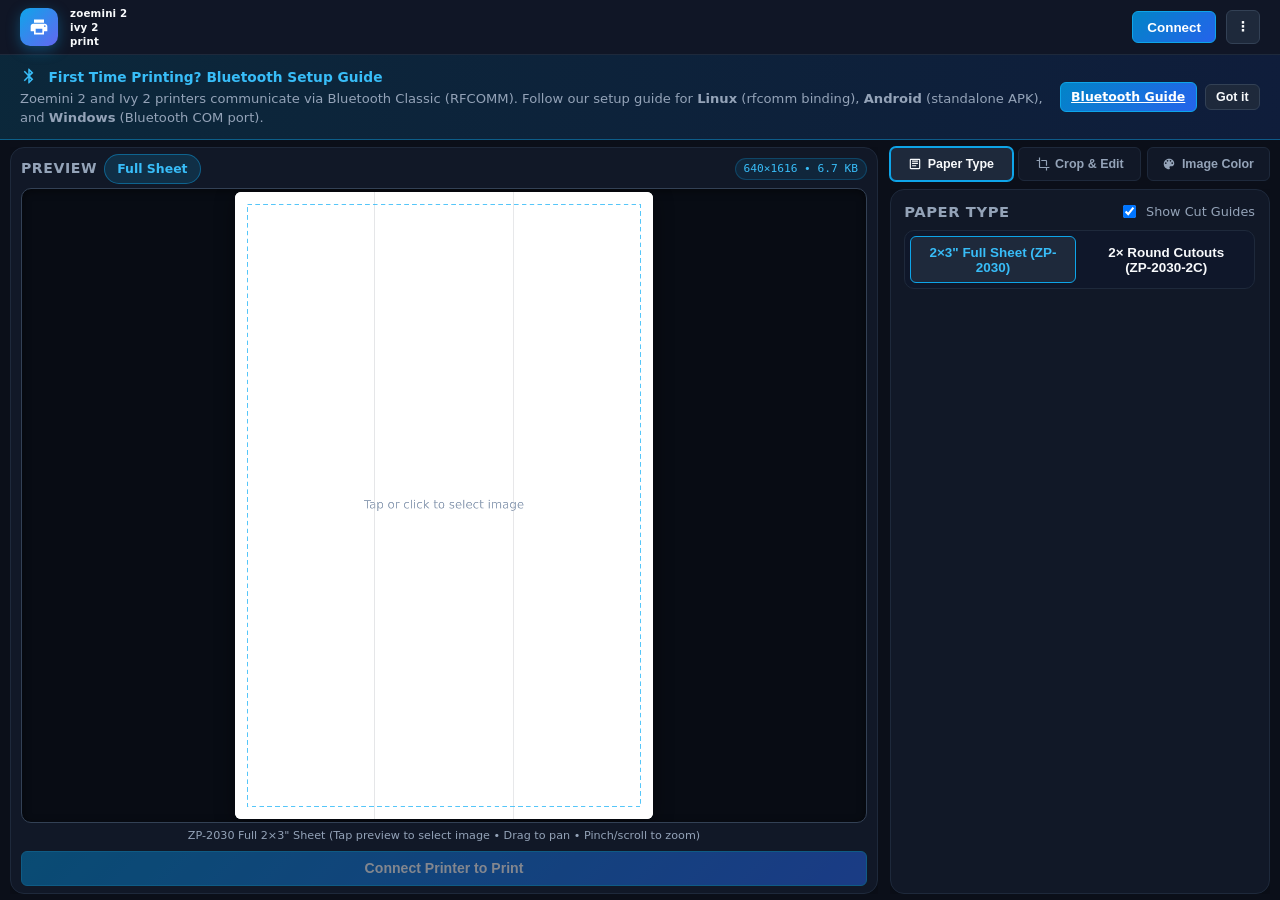
<file: index.html>
<!DOCTYPE html>
<html lang="en">
<head>
  <meta charset="UTF-8" />
  <meta name="viewport" content="width=device-width, initial-scale=1.0" />
  <meta name="theme-color" content="#0b0f19" />
  <title>Zoemini 2 / Ivy 2 — Web Print Studio</title>
  <link rel="manifest" href="manifest.json" />
  <link rel="icon" type="image/svg+xml" href="icons/icon.svg" />
  <link rel="icon" type="image/png" sizes="192x192" href="icons/icon-192.png" />
  <link rel="apple-touch-icon" href="icons/icon-192.png" />
  <link rel="stylesheet" href="css/styles.css" />
</head>
<body class="mobile-tab-paper">
  <!-- Top Header -->
  <header class="app-header">
    <div class="brand-group">
      <div class="brand-logo" aria-hidden="true">
        <svg xmlns="http://www.w3.org/2000/svg" viewBox="0 0 24 24" width="20" height="20" fill="currentColor">
          <path d="M19 8H5c-1.66 0-3 1.34-3 3v6h4v4h12v-4h4v-6c0-1.66-1.34-3-3-3zm-3 11H8v-5h8v5zm3-7c-.55 0-1-.45-1-1s.45-1 1-1 1 .45 1 1-.45 1-1 1zm-1-9H6v4h12V3z"/>
        </svg>
      </div>
      <div class="brand-title-compact" aria-label="Zoemini 2 / Ivy 2 Print">
        <span>zoemini 2</span>
        <span>ivy 2</span>
        <span>print</span>
      </div>
    </div>

    <div class="header-conn-controls">
      <!-- Connected Device Name in Header -->
      <div id="header-connected-device" class="header-device-badge" hidden>
        <span class="device-dot"></span>
        <span id="header-device-name" class="device-name-text"></span>
      </div>

      <!-- Connecting Spinner in Header -->
      <span id="header-conn-spinner" class="spinner header-spinner" hidden aria-hidden="true"></span>

      <span id="connection-status-badge" class="status-pill pill-neutral" hidden>Disconnected</span>
      <button id="btn-connect-bt" class="btn btn-primary" type="button">
        Connect
      </button>
      <button id="btn-disconnect" class="btn btn-danger" type="button" hidden>
        Disconnect
      </button>

      <!-- Three-Dot Menu for Telemetry, Simulator & Developer Options -->
      <details id="header-more-menu" class="more-menu">
        <summary class="btn btn-icon-only" aria-label="Menu" title="Menu">
          &#8942;
        </summary>
        <div class="more-menu-popover">
          <a href="https://github.com/MichaelSchuldes/zoemini-ivy2-print" class="more-menu-action-btn" target="_blank" rel="noopener" style="text-decoration:none;">
            <svg xmlns="http://www.w3.org/2000/svg" width="16" height="16" viewBox="0 0 24 24" fill="currentColor">
              <path d="M12 0C5.37 0 0 5.37 0 12c0 5.31 3.435 9.795 8.205 11.385.6.105.825-.255.825-.57 0-.285-.015-1.23-.015-2.235-3.015.555-3.795-.735-4.035-1.41-.135-.345-.72-1.41-1.23-1.695-.42-.225-1.02-.78-.015-.795.945-.015 1.62.87 1.845 1.23 1.08 1.815 2.805 1.305 3.495.99.105-.78.42-1.305.765-1.605-2.67-.3-5.46-1.335-5.46-5.925 0-1.305.465-2.385 1.23-3.225-.12-.3-.54-1.53.12-3.18 0 0 1.005-.315 3.3 1.23.96-.27 1.98-.405 3-.405s2.04.135 3 .405c2.295-1.56 3.3-1.23 3.3-1.23.66 1.65.24 2.88.12 3.18.765.84 1.23 1.905 1.23 3.225 0 4.605-2.805 5.625-5.475 5.925.435.375.81 1.095.81 2.22 0 1.605-.015 2.895-.015 3.3 0 .315.225.69.825.57A12.02 12.02 0 0024 12c0-6.63-5.37-12-12-12z"/>
            </svg>
            <span>GitHub Repository &amp; APK</span>
          </a>

          <a href="README_BLUETOOTH.md" class="more-menu-action-btn" target="_blank" rel="noopener" style="text-decoration:none;">
            <svg xmlns="http://www.w3.org/2000/svg" width="16" height="16" viewBox="0 0 24 24" fill="currentColor">
              <path d="M17.71 7.71L12 2h-1v7.59L6.41 5 5 6.41 10.59 12 5 17.59 6.41 19 11 14.41V22h1l5.71-5.71-4.3-4.29 4.3-4zm-4.71-1.88L14.59 7.5 13 9.09V5.83zm0 12.34v-3.26l1.59 1.59-1.59 1.67z"/>
            </svg>
            <span>Bluetooth Setup Guide</span>
          </a>

          <button id="menu-btn-telemetry" class="more-menu-action-btn" type="button">
            <svg xmlns="http://www.w3.org/2000/svg" width="16" height="16" viewBox="0 0 24 24" fill="currentColor">
              <path d="M19 3H5c-1.1 0-2 .9-2 2v14c0 1.1.9 2 2 2h14c1.1 0 2-.9 2-2V5c0-1.1-.9-2-2-2zM9 17H7v-7h2v7zm4 0h-2V7h2v10zm4 0h-2v-4h2v4z"/>
            </svg>
            <span>Telemetry &amp; Protocol Inspector</span>
          </button>

          <div class="more-menu-divider"></div>

          <!-- Dual Round Cutout Bleed & Alignment Calibration -->
          <div class="more-menu-title">Calibration</div>
          <details id="round-calibration-details" class="more-menu-details">
            <summary class="more-menu-summary">Round Sticker Cutouts (ZP-2030-2C)</summary>
            <div class="cal-grid" style="margin-top:0.45rem;">
              <div class="cal-field">
                <label for="cal-diameter-mm">Cutout Ø (mm)</label>
                <input id="cal-diameter-mm" type="number" step="0.5" min="20" max="48" value="33" />
              </div>
              <div class="cal-field">
                <label for="cal-bleed-mm">Radial Bleed (mm)</label>
                <input id="cal-bleed-mm" type="number" step="0.25" min="0" max="5" value="2" />
              </div>
              <div class="cal-field">
                <label for="cal-offset-x-mm">Center X Shift (mm)</label>
                <input id="cal-offset-x-mm" type="number" step="0.25" min="-5" max="5" value="0" />
              </div>
              <div class="cal-field">
                <label for="cal-top-y-mm">Top #1 Y Shift (mm)</label>
                <input id="cal-top-y-mm" type="number" step="0.25" min="-5" max="5" value="0" />
              </div>
              <div class="cal-field">
                <label for="cal-bottom-y-mm">Bottom #2 Y Shift (mm)</label>
                <input id="cal-bottom-y-mm" type="number" step="0.25" min="-5" max="5" value="0" />
              </div>
              <div class="cal-field" style="display:flex;align-items:end;">
                <button id="btn-reset-calibration" class="btn btn-sm" type="button" style="width:100%;">
                  Reset Defaults
                </button>
              </div>
            </div>
          </details>

          <div class="more-menu-divider"></div>

          <div class="more-menu-title">Developer &amp; Hardware Simulator</div>
          <button id="btn-connect-sim" class="btn btn-sim btn-sm" type="button" style="width:100%;">
            Start Simulator Mode
          </button>

          <!-- Simulator Fault Injection Controls (shown inside menu when Simulator is active) -->
          <div id="simulator-fault-controls" class="sim-menu-controls" hidden>
            <div class="control-label-row" style="margin-bottom:0.45rem;">
              <label for="sim-select-paper">Sim Loaded Paper</label>
              <select id="sim-select-paper">
                <option value="full-2x3" selected>2×3" Full Sheet (ZP-2030)</option>
                <option value="dual-round-2c">2× Round Cutouts (ZP-2030-2C)</option>
              </select>
            </div>
            <div class="control-label-row">
              <span>Simulator Battery Level</span>
              <span id="sim-battery-label" class="control-value">63%</span>
            </div>
            <input id="sim-battery-range" type="range" min="5" max="63" value="63" />
            <div style="display:flex;flex-direction:column;gap:0.4rem;margin-top:0.45rem;">
              <label class="checkbox-row">
                <input id="sim-chk-cover" type="checkbox" />
                <span>Sim Cover Open</span>
              </label>
              <label class="checkbox-row">
                <input id="sim-chk-nopaper" type="checkbox" />
                <span>Sim Paper Out</span>
              </label>
              <label class="checkbox-row">
                <input id="sim-chk-smartsheet" type="checkbox" />
                <span>Sim Bad SmartSheet</span>
              </label>
            </div>
          </div>
        </div>
      </details>
    </div>
  </header>

  <!-- Browser Compatibility Warning Banner -->
  <div id="compat-warning-banner" class="compat-banner" hidden>
    <strong>Browser Notice:</strong>
    <span id="compat-warning-text"></span>
  </div>

  <!-- First-Use Bluetooth Setup Guide Banner -->
  <div id="bt-guide-banner" class="pwa-promo-banner" role="region" aria-label="Bluetooth Setup Guide" hidden>
    <div class="pwa-promo-content">
      <div class="pwa-promo-title">
        <svg xmlns="http://www.w3.org/2000/svg" width="18" height="18" viewBox="0 0 24 24" fill="currentColor" style="vertical-align:-3px;margin-right:6px;">
          <path d="M17.71 7.71L12 2h-1v7.59L6.41 5 5 6.41 10.59 12 5 17.59 6.41 19 11 14.41V22h1l5.71-5.71-4.3-4.29 4.3-4zm-4.71-1.88L14.59 7.5 13 9.09V5.83zm0 12.34v-3.26l1.59 1.59-1.59 1.67z"/>
        </svg>
        <strong>First Time Printing? Bluetooth Setup Guide</strong>
      </div>
      <div class="pwa-promo-text">
        Zoemini 2 and Ivy 2 printers communicate via Bluetooth Classic (RFCOMM). Follow our setup guide for <strong>Linux</strong> (rfcomm binding), <strong>Android</strong> (standalone APK), and <strong>Windows</strong> (Bluetooth COM port).
      </div>
    </div>
    <div class="pwa-promo-actions">
      <a id="btn-view-bt-guide" class="btn btn-sm btn-primary" href="README_BLUETOOTH.md" target="_blank" rel="noopener">
        Bluetooth Guide
      </a>
      <button id="btn-dismiss-bt-guide" class="btn btn-sm" type="button">
        Got it
      </button>
    </div>
  </div>

  <!-- Android Web Banner: Hint to download native APK -->
  <div id="android-apk-banner" class="pwa-promo-banner" role="region" aria-label="Download Android App" hidden>
    <div class="pwa-promo-content">
      <div class="pwa-promo-title">
        <strong>📱 Android User? Download the Standalone APK</strong>
      </div>
      <div class="pwa-promo-text">
        Chrome on Android cannot directly communicate with Bluetooth Classic (SPP) printers due to browser and OS profile restrictions. Download the lightweight standalone <strong>Zoemini Print APK</strong> for native Bluetooth printing and direct Gallery sharing!
      </div>
    </div>
    <div class="pwa-promo-actions">
      <a id="btn-download-apk" class="btn btn-sm btn-primary" href="https://github.com/MichaelSchuldes/zoemini-ivy2-print/releases" target="_blank" rel="noopener">
        Download APK
      </a>
      <a id="btn-repo-link" class="btn btn-sm btn-secondary" href="https://github.com/MichaelSchuldes/zoemini-ivy2-print" target="_blank" rel="noopener">
        GitHub Repo
      </a>
      <button id="btn-dismiss-apk-banner" class="btn btn-sm" type="button">
        Got it
      </button>
    </div>
  </div>

  <!-- Main Studio Workspace (Preview on Left, Settings Tabs & Cards on Right) -->
  <main id="view-studio" class="workspace-grid">
    <!-- Main Column: Interactive 2:3 Physical Canvas Preview & Print Trigger -->
    <section class="col-preview">
      <div id="card-preview-stage" class="panel-card preview-stage-card">
        <div class="preview-top-bar">
          <div class="preview-title-group">
            <h2 class="panel-title">Preview</h2>
            <span id="active-slot-editing-badge" class="status-pill pill-sim">
              Full 2×3"
            </span>
          </div>
          <div id="payload-size-badge" class="payload-badge">
            640×1616 • Calculating...
          </div>
        </div>

        <div class="preview-canvas-wrapper">
          <canvas id="zink-preview-canvas" width="1280" height="1920"></canvas>
        </div>

        <div id="canvas-mode-caption" class="canvas-caption">
          Drag to pan • Pinch / scroll to zoom
        </div>

        <!-- Print Progress Indicator -->
        <div id="print-progress-container" class="progress-box" hidden>
          <div class="progress-track">
            <div id="print-progress-fill" class="progress-fill"></div>
          </div>
          <div id="print-progress-text" class="progress-text">Preparing print job...</div>
        </div>

        <div class="print-cta-bar">
          <button id="btn-print-now" class="btn btn-primary btn-block" type="button" disabled>
            Connect Printer to Print
          </button>
        </div>
      </div>
    </section>

    <!-- Studio Controls Tabs (Paper Type, Crop & Edit, Image Color) -->
    <div id="mobile-studio-tabs" class="mobile-tabs" role="tablist">
      <button id="tab-btn-paper" class="mobile-tab-btn active" type="button" role="tab" aria-selected="true">
        <svg xmlns="http://www.w3.org/2000/svg" width="14" height="14" viewBox="0 0 24 24" fill="currentColor">
          <path d="M19 3H5c-1.1 0-2 .9-2 2v14c0 1.1.9 2 2 2h14c1.1 0 2-.9 2-2V5c0-1.1-.9-2-2-2zm0 16H5V5h14v14zM7 10h10v2H7zm0 4h7v2H7zm0-8h10v2H7z"/>
        </svg>
        <span>Paper Type</span>
      </button>
      <button id="tab-btn-crop" class="mobile-tab-btn" type="button" role="tab" aria-selected="false">
        <svg xmlns="http://www.w3.org/2000/svg" width="14" height="14" viewBox="0 0 24 24" fill="currentColor">
          <path d="M17 15h2V7c0-1.1-.9-2-2-2H9v2h8v8zM7 17V1H5v4H1v2h4v10c0 1.1.9 2 2 2h10v4h2v-4h4v-2H7z"/>
        </svg>
        <span>Crop &amp; Edit</span>
      </button>
      <button id="tab-btn-color" class="mobile-tab-btn" type="button" role="tab" aria-selected="false">
        <svg xmlns="http://www.w3.org/2000/svg" width="14" height="14" viewBox="0 0 24 24" fill="currentColor">
          <path d="M12 3c-4.97 0-9 4.03-9 9s4.03 9 9 9c.83 0 1.5-.67 1.5-1.5 0-.39-.15-.74-.39-1.01-.23-.26-.38-.61-.38-.99 0-.83.67-1.5 1.5-1.5H16c2.76 0 5-2.24 5-5 0-4.42-4.03-8-9-8zm-5.5 9c-.83 0-1.5-.67-1.5-1.5S5.67 9 6.5 9 8 9.67 8 10.5 7.33 12 6.5 12zm3-4C8.67 8 8 7.33 8 6.5S8.67 5 9.5 5s1.5.67 1.5 1.5S10.33 8 9.5 8zm5 0c-.83 0-1.5-.67-1.5-1.5S13.67 5 14.5 5s1.5.67 1.5 1.5S15.33 8 14.5 8zm3 4c-.83 0-1.5-.67-1.5-1.5S16.67 9 17.5 9s1.5.67 1.5 1.5-.67 1.5-1.5 1.5z"/>
        </svg>
        <span>Image Color</span>
      </button>
      <button id="tab-btn-toggle" class="mobile-tab-btn-toggle" type="button" title="Minimize controls for full preview" aria-label="Toggle controls drawer">
        <svg id="tab-toggle-icon" xmlns="http://www.w3.org/2000/svg" width="14" height="14" viewBox="0 0 24 24" fill="currentColor">
          <path d="M7.41 8.59L12 13.17l4.59-4.58L18 10l-6 6-6-6 1.41-1.41z"/>
        </svg>
      </button>
    </div>

    <!-- Right Settings Column: Paper Mode, Crop & Transform, Color & Quality -->
    <section class="col-right">
      <!-- Paper Format Card (Tab: Paper Type) -->
      <div id="card-paper-media" class="panel-card">
        <div class="panel-header">
          <h2 class="panel-title">Paper Type</h2>
          <label class="checkbox-row" title="Toggle non-printed crop grid and circular die-cut rings">
            <input id="chk-show-guides" type="checkbox" checked />
            <span>Show Cut Guides</span>
          </label>
        </div>

        <div class="segmented-group" role="group" aria-label="ZINK Paper Format">
          <button id="btn-paper-full" class="btn active" type="button">
            2×3" Full Sheet (ZP-2030)
          </button>
          <button id="btn-paper-dual-round" class="btn" type="button">
            2× Round Cutouts (ZP-2030-2C)
          </button>
        </div>

        <!-- Paper Mismatch Warning Banner (shown when UI mode != device loaded paper) -->
        <div id="paper-mismatch-banner" class="mismatch-banner" role="alert" hidden>
          <div class="mismatch-banner-body">
            <strong>⚠ Paper Type Mismatch:</strong>
            <span id="paper-mismatch-text">
              The printer has 2× Round Cutouts (ZP-2030-2C) loaded, but the UI is set to 2×3" Full Sheet.
            </span>
          </div>
          <div style="display:flex;gap:0.4rem;flex-wrap:wrap;">
            <button id="btn-match-device-paper" class="btn btn-sm btn-warn" type="button" style="flex:1;">
              Switch UI to Match Printer
            </button>
            <button id="btn-update-tray-to-ui" class="btn btn-sm" type="button" style="flex:1;" title="I just loaded this paper into the printer tray">
              I Loaded This Paper in Printer
            </button>
          </div>
        </div>

        <!-- Cover Closed Paper Change Prompt (auto-shown when printer Top Cover is opened & closed) -->
        <div id="cover-closed-paper-prompt" class="mismatch-banner" style="background:rgba(14,165,233,0.14);border-color:rgba(14,165,233,0.5);color:#bae6fd;" hidden>
          <div class="mismatch-banner-body">
            <strong>Top Cover Closed — Did you swap paper?</strong>
            <span>Select which ZINK paper pack is now loaded in the tray:</span>
          </div>
          <div style="display:flex;gap:0.4rem;flex-wrap:wrap;">
            <button id="btn-confirm-loaded-full" class="btn btn-sm btn-primary" type="button" style="flex:1;">
              2×3" Full Sheet (ZP-2030)
            </button>
            <button id="btn-confirm-loaded-round" class="btn btn-sm btn-primary" type="button" style="flex:1;">
              2× Round (ZP-2030-2C)
            </button>
          </div>
        </div>

        <!-- Dual Round Quick Actions -->
        <div id="dual-round-actions-bar" class="dual-round-bar" hidden>
          <button id="btn-select-slot1" class="btn btn-sm btn-primary" type="button" title="Select or change image for Top Sticker (#1)">
            Top Image...
          </button>
          <button id="btn-select-slot2" class="btn btn-sm btn-primary" type="button" title="Select or change image for Bottom Sticker (#2)">
            Bottom Image...
          </button>
          <button id="btn-copy-slot1-to-2" class="btn btn-sm" type="button" title="Duplicate Top Sticker image & crop settings to Bottom Sticker">
            Copy Top → Bottom
          </button>
          <button id="btn-swap-slots" class="btn btn-sm" type="button" title="Swap Top and Bottom circle stickers">
            Swap Top ⇅ Bottom
          </button>
        </div>

        <!-- Multi-Page PDF Navigation (Shown ONLY when active slot holds a PDF) -->
        <div id="pdf-pagination-box" class="pdf-bar" hidden>
          <span class="pdf-bar-label">PDF Page:</span>
          <div class="pdf-bar-controls">
            <button id="btn-pdf-prev" class="btn btn-sm" type="button">&larr; Prev</button>
            <input id="input-pdf-page" class="pdf-page-input" type="number" min="1" value="1" />
            <span id="label-pdf-total">of 1</span>
            <button id="btn-pdf-next" class="btn btn-sm" type="button">Next &rarr;</button>
          </div>
        </div>
      </div>

      <!-- Crop, Zoom & Rotation Card (Tab: Crop & Edit) -->
      <div id="card-crop-controls" class="panel-card">
        <div class="panel-header">
          <h2 class="panel-title">Crop, Zoom &amp; Rotation</h2>
          <button id="btn-reset-transform" class="btn btn-sm" type="button">
            Reset All
          </button>
        </div>

        <!-- Aspect Ratio Crop vs Fit Mode -->
        <div class="control-group">
          <div class="control-label-row">
            <span>Aspect Framing Mode</span>
          </div>
          <div class="segmented-group">
            <button id="btn-scale-crop" class="btn btn-sm active" type="button">
              Crop to Fill (Cover)
            </button>
            <button id="btn-scale-contain" class="btn btn-sm" type="button">
              Fit Entire (Contain)
            </button>
          </div>
        </div>

        <!-- Zoom Slider & Quick Buttons -->
        <div class="control-group">
          <div class="control-label-row">
            <label for="slider-zoom">Zoom Ratio</label>
            <span id="label-zoom-val" class="control-value">100%</span>
          </div>
          <input id="slider-zoom" type="range" min="25" max="500" step="5" value="100" />
          <div class="toolbar-grid-4" style="margin-top:0.35rem;margin-bottom:0;">
            <button id="btn-zoom-out" class="btn btn-sm" type="button">&minus; Zoom</button>
            <button id="btn-zoom-reset" class="btn btn-sm" type="button">100%</button>
            <button id="btn-zoom-in" class="btn btn-sm" type="button">&plus; Zoom</button>
            <button id="btn-center-pan" class="btn btn-sm" type="button">Center Pan</button>
          </div>
        </div>

        <!-- 90° Step Rotation & Flip -->
        <div class="control-group">
          <div class="control-label-row">
            <span>Orientation &amp; Mirroring</span>
          </div>
          <div class="toolbar-grid-4">
            <button id="btn-rot-ccw" class="btn btn-sm" type="button" title="Rotate 90° Counter-Clockwise">↺ -90°</button>
            <button id="btn-rot-cw" class="btn btn-sm" type="button" title="Rotate 90° Clockwise">↻ +90°</button>
            <button id="btn-flip-h" class="btn btn-sm" type="button" title="Flip Horizontal">⇄ Flip H</button>
            <button id="btn-flip-v" class="btn btn-sm" type="button" title="Flip Vertical">⇅ Flip V</button>
          </div>
          <label class="checkbox-row">
            <input id="chk-auto-landscape" type="checkbox" />
            <span>Auto-rotate landscape images 90° to fit portrait</span>
          </label>
        </div>

        <!-- Fine Rotation Slider (-45° to +45°) -->
        <div class="control-group">
          <div class="control-label-row">
            <label for="slider-fine-rot">Fine Straightening Angle</label>
            <span id="label-fine-rot-val" class="control-value">0.0°</span>
          </div>
          <input id="slider-fine-rot" type="range" min="-45" max="45" step="0.5" value="0" />
        </div>
      </div>

      <div id="card-color-controls" class="panel-card">
        <div class="panel-header">
          <h2 class="panel-title">Image Color &amp; Quality</h2>
          <button id="btn-reset-color" class="btn btn-sm" type="button">
            Reset Color
          </button>
        </div>

        <div class="control-group">
          <div class="control-label-row">
            <label for="slider-brightness">Brightness</label>
            <span id="label-brightness" class="control-value">100%</span>
          </div>
          <input id="slider-brightness" type="range" min="50" max="150" value="100" />
        </div>

        <div class="control-group">
          <div class="control-label-row">
            <label for="slider-contrast">Contrast</label>
            <span id="label-contrast" class="control-value">100%</span>
          </div>
          <input id="slider-contrast" type="range" min="50" max="150" value="100" />
        </div>

        <div class="control-group">
          <div class="control-label-row">
            <label for="slider-saturation">Saturation</label>
            <span id="label-saturation" class="control-value">100%</span>
          </div>
          <input id="slider-saturation" type="range" min="0" max="200" value="100" />
        </div>

        <div class="control-group" style="margin-bottom:0;">
          <div class="control-label-row">
            <label for="slider-jpeg-quality">Baseline JPEG Quality</label>
            <span id="label-jpeg-quality" class="control-value">95%</span>
          </div>
          <input id="slider-jpeg-quality" type="range" min="60" max="100" value="95" />
        </div>
      </div>
    </section>
  </main>

  <!-- Dedicated Page: Printer Telemetry & Protocol Inspector -->
  <main id="view-telemetry" class="telemetry-page" hidden>
    <div class="telemetry-page-header">
      <button id="btn-back-to-studio" class="btn btn-secondary" type="button">
        &larr; Back to Print Studio
      </button>
      <div class="telemetry-page-title-box">
        <h2 class="telemetry-page-title">Printer Telemetry &amp; Protocol Inspector</h2>
        <span class="telemetry-page-subtitle">Live hardware sensors, status registers, and Bluetooth RFCOMM packets</span>
      </div>
    </div>

    <div class="telemetry-page-grid">
      <!-- Printer Hardware Telemetry & Settings Card -->
      <div id="card-telemetry" class="panel-card">
        <div class="panel-header">
          <h2 class="panel-title">Printer Telemetry (PV-223)</h2>
          <button id="btn-refresh-status" class="btn btn-sm" type="button" disabled>
            Refresh
          </button>
        </div>

        <div class="telemetry-grid">
          <div class="tel-item">
            <div class="tel-label">Battery (Min 30%)</div>
            <div class="tel-val-row">
              <span id="tel-battery-value">—</span>
            </div>
            <div class="battery-track">
              <div id="tel-battery-bar" class="battery-fill"></div>
            </div>
          </div>

          <div class="tel-item">
            <div class="tel-label">Top Cover</div>
            <div class="tel-val-row">
              <span id="tel-cover-status" class="tel-badge">—</span>
            </div>
          </div>

          <div class="tel-item">
            <div class="tel-label">Loaded ZINK Paper</div>
            <div class="tel-val-row">
              <span id="tel-paper-status" class="tel-badge">—</span>
            </div>
          </div>

          <div class="tel-item">
            <div class="tel-label">Smart Sheet</div>
            <div class="tel-val-row">
              <span id="tel-smart-sheet" class="tel-badge">—</span>
            </div>
          </div>

          <div class="tel-item">
            <div class="tel-label">Firmware / TMD</div>
            <div class="tel-val-row">
              <span id="tel-firmware" class="tel-badge">—</span>
            </div>
          </div>

          <div class="tel-item">
            <div class="tel-label">Lifetime Prints / MTU</div>
            <div class="tel-val-row">
              <span id="tel-print-count" class="tel-badge">—</span>
              <span id="tel-mtu" class="tel-badge" style="font-size:0.72rem;">—</span>
            </div>
          </div>
        </div>

        <div class="settings-row">
          <label for="select-device-paper-override" title="The Zoemini 2 optical sensor reads thermal calibration (TMD) during printing, not die-cut shapes. Select which ZINK paper pack is loaded in the tray.">Loaded Tray Paper:</label>
          <select id="select-device-paper-override">
            <option value="full-2x3" selected>2×3" Full Sheet (ZP-2030)</option>
            <option value="dual-round-2c">2× Round Cutouts (ZP-2030-2C)</option>
          </select>
        </div>

        <div class="settings-row">
          <label for="select-auto-power-off">Auto Power-Off:</label>
          <div style="display:flex;gap:0.45rem;align-items:center;">
            <select id="select-auto-power-off" disabled>
              <option value="3">3 minutes</option>
              <option value="5" selected>5 minutes</option>
              <option value="10">10 minutes</option>
            </select>
            <button id="btn-reboot-printer" class="btn btn-sm btn-danger" type="button" disabled>
              Reboot
            </button>
          </div>
        </div>
      </div>

      <!-- Protocol Hex Inspector Card -->
      <div id="card-protocol-inspector" class="panel-card">
        <div class="panel-header">
          <h2 class="panel-title">
            Protocol Inspector
            <span id="hex-log-count" class="status-pill pill-neutral" style="font-size:0.7rem;padding:0.1rem 0.45rem;margin-left:0.3rem;">0</span>
          </h2>
          <div style="display:flex;gap:0.35rem;">
            <button id="btn-export-log" class="btn btn-sm" type="button">Export JSON</button>
            <button id="btn-clear-log" class="btn btn-sm" type="button">Clear</button>
          </div>
        </div>

        <label class="checkbox-row" style="margin-bottom:0.5rem;">
          <input id="chk-hide-jpeg-chunks" type="checkbox" checked />
          <span>Hide 990-byte JPEG stream chunks (show 34B control packets only)</span>
        </label>

        <div id="hex-log-entries" class="hex-log-box">
          <div class="log-empty">
            No protocol packets logged yet. Connect to printer to inspect traffic.
          </div>
        </div>
      </div>
    </div>
  </main>

  <!-- Image Selection Modal -->
  <div id="image-modal" class="modal-backdrop" hidden>
    <div class="modal-card">
      <div class="modal-header">
        <h3 id="image-modal-title" class="modal-title">Select Image</h3>
        <button id="btn-close-image-modal" class="modal-close-btn" type="button" aria-label="Close">&times;</button>
      </div>
      <p id="image-modal-subtitle" class="modal-subtitle">Choose an image, SVG, or PDF page</p>

      <div class="image-modal-body" style="display:flex;flex-direction:column;gap:0.75rem;margin:0.5rem 0;">
        <label class="btn btn-primary" style="display:flex;align-items:center;justify-content:center;gap:0.5rem;padding:0.8rem 1rem;cursor:pointer;font-weight:600;text-align:center;">
          <svg xmlns="http://www.w3.org/2000/svg" width="18" height="18" viewBox="0 0 24 24" fill="currentColor">
            <path d="M21 19V5c0-1.1-.9-2-2-2H5c-1.1 0-2 .9-2 2v14c0 1.1.9 2 2 2h14c1.1 0 2-.9 2-2zM8.5 13.5l2.5 3.01L14.5 12l4.5 6H5l3.5-4.5z"/>
          </svg>
          <span>Choose Image / SVG / PDF</span>
          <input id="image-modal-file-input" type="file" accept="image/*,image/svg+xml,.svg,application/pdf,.pdf" hidden />
        </label>

        <div style="display:flex;gap:0.5rem;">
          <button id="btn-image-modal-sample" class="btn btn-secondary" type="button" style="flex:1;">
            Load Sample
          </button>
          <button id="btn-image-modal-clear" class="btn btn-secondary" type="button" style="flex:1;">
            Clear
          </button>
        </div>

        <div id="image-modal-meta" class="slot-meta" style="padding:0.55rem 0.75rem;background:rgba(255,255,255,0.03);border:1px solid var(--border-subtle);border-radius:var(--radius-sm);text-align:center;">
          No image currently loaded
        </div>
      </div>

      <div class="modal-footer">
        <button id="btn-cancel-image-modal" class="btn btn-secondary" type="button">Close</button>
      </div>
    </div>
  </div>

  <!-- Bluetooth Device Picker Modal (Android Bridge) -->
  <div id="bt-device-modal" class="modal-backdrop" hidden>
    <div class="modal-card">
      <div class="modal-header">
        <h3 class="modal-title">Select Bluetooth Device</h3>
        <button id="btn-close-device-modal" class="modal-close-btn" type="button" aria-label="Close">&times;</button>
      </div>
      <p class="modal-subtitle">Choose your Zoemini or Ivy printer to connect:</p>
      <div id="bt-device-list" class="device-list">
        <!-- Populated dynamically with paired Bluetooth devices -->
      </div>
      <div class="modal-footer">
        <button id="btn-cancel-device-modal" class="btn btn-secondary" type="button">Cancel</button>
      </div>
    </div>
  </div>

  <!-- Toast Container -->
  <div id="toast-container" class="toast-container" aria-live="polite"></div>

  <script type="module" src="js/main.js"></script>
</body>
</html>
</file>
<file: css/styles.css>
:root {
  --bg-app: #0b0f19;
  --bg-card: #111827;
  --bg-card-alt: #1e293b;
  --bg-input: #0f172a;
  --border-subtle: #1e293b;
  --border-strong: #334155;
  --text-primary: #f8fafc;
  --text-secondary: #94a3b8;
  --text-muted: #64748b;
  --accent: #0ea5e9;
  --accent-hover: #38bdf8;
  --accent-soft: rgba(14, 165, 233, 0.14);
  --success: #10b981;
  --warning: #f59e0b;
  --danger: #ef4444;
  --radius-sm: 6px;
  --radius-md: 10px;
  --radius-lg: 14px;
  --shadow-card: 0 10px 30px -10px rgba(0, 0, 0, 0.55);
}

*,
*::before,
*::after {
  box-sizing: border-box;
}

[hidden] {
  display: none !important;
}

html,
body {
  height: 100vh;
  height: 100dvh;
  margin: 0;
  padding: 0;
  overflow: hidden;
}

body {
  display: flex;
  flex-direction: column;
  font-family: "Inter", system-ui, -apple-system, BlinkMacSystemFont, "Segoe UI", Roboto, sans-serif;
  background-color: var(--bg-app);
  color: var(--text-primary);
  line-height: 1.4;
  -webkit-tap-highlight-color: transparent;
}

/* Header */
.app-header {
  flex-shrink: 0;
  display: flex;
  align-items: center;
  justify-content: space-between;
  flex-wrap: nowrap;
  gap: 0.75rem;
  padding: 0.5rem 1.25rem;
  background: rgba(17, 24, 39, 0.95);
  backdrop-filter: blur(12px);
  border-bottom: 1px solid var(--border-subtle);
  z-index: 30;
}

.brand-group {
  display: flex;
  align-items: center;
  gap: 0.75rem;
  flex-shrink: 0;
}

.brand-logo {
  width: 38px;
  height: 38px;
  border-radius: 10px;
  background: linear-gradient(135deg, #0ea5e9 0%, #6366f1 100%);
  display: grid;
  place-items: center;
  font-weight: 800;
  font-size: 1.05rem;
  color: #fff;
  box-shadow: 0 4px 14px rgba(14, 165, 233, 0.35);
  flex-shrink: 0;
}

.brand-title-compact {
  display: flex;
  flex-direction: column;
  justify-content: space-between;
  height: 38px;
  user-select: none;
}

.brand-title-compact span {
  font-size: 0.64rem;
  font-weight: 700;
  line-height: 1;
  color: var(--text-primary);
  letter-spacing: 0.02em;
  display: block;
}

.header-conn-controls {
  display: flex;
  align-items: center;
  flex-wrap: nowrap;
  flex-shrink: 0;
  gap: 0.6rem;
}

#btn-connect-bt,
#btn-disconnect {
  flex-shrink: 0;
  white-space: nowrap;
}

/* Header Three-Dot Menu */
.more-menu {
  position: relative;
  flex-shrink: 0;
}

.more-menu > summary {
  list-style: none;
}

.more-menu > summary::-webkit-details-marker {
  display: none;
}

.btn-icon-only {
  width: 34px;
  height: 34px;
  padding: 0;
  font-size: 1.15rem;
  line-height: 1;
}

.more-menu-popover {
  position: absolute;
  right: 0;
  top: calc(100% + 0.45rem);
  width: 300px;
  max-width: calc(100vw - 1.5rem);
  max-height: calc(100vh - 4.5rem);
  overflow-y: auto;
  background: var(--bg-card);
  border: 1px solid var(--border-strong);
  border-radius: var(--radius-md);
  padding: 0.75rem;
  box-shadow: 0 16px 36px rgba(0, 0, 0, 0.72);
  z-index: 60;
}

.more-menu-details {
  border: 1px solid var(--border-subtle);
  border-radius: var(--radius-sm);
  padding: 0.45rem 0.6rem;
  background: rgba(255, 255, 255, 0.02);
}

.more-menu-summary {
  cursor: pointer;
  font-size: 0.78rem;
  font-weight: 600;
  color: var(--text-secondary);
  user-select: none;
}

.more-menu-summary:hover {
  color: var(--text-primary);
}

.more-menu-title {
  font-size: 0.72rem;
  font-weight: 700;
  text-transform: uppercase;
  letter-spacing: 0.04em;
  color: var(--text-muted);
  margin-bottom: 0.55rem;
}

.header-device-badge {
  display: inline-flex;
  align-items: center;
  gap: 0.4rem;
  padding: 0.28rem 0.65rem;
  background: rgba(16, 185, 129, 0.14);
  border: 1px solid rgba(16, 185, 129, 0.4);
  border-radius: var(--radius-full);
  font-size: 0.8rem;
  font-weight: 600;
  color: #34d399;
  max-width: 240px;
}

.header-device-badge[hidden] {
  display: none !important;
}

.device-dot {
  width: 7px;
  height: 7px;
  border-radius: 50%;
  background: #10b981;
  box-shadow: 0 0 6px rgba(16, 185, 129, 0.9);
  flex-shrink: 0;
}

.device-name-text {
  overflow: hidden;
  text-overflow: ellipsis;
  white-space: nowrap;
}

.header-spinner {
  color: var(--accent-warn);
  margin-right: 0;
  vertical-align: middle;
}

.header-spinner[hidden] {
  display: none !important;
}

.more-menu-action-btn {
  display: flex;
  align-items: center;
  gap: 0.6rem;
  width: 100%;
  padding: 0.55rem 0.65rem;
  background: transparent;
  border: 1px solid transparent;
  border-radius: var(--radius-sm);
  color: var(--text-primary);
  font-size: 0.84rem;
  font-weight: 500;
  text-align: left;
  cursor: pointer;
  transition: background 0.15s, color 0.15s;
}

.more-menu-action-btn:hover {
  background: rgba(255, 255, 255, 0.08);
  color: var(--accent-primary);
}

.more-menu-divider {
  height: 1px;
  background: var(--border-subtle);
  margin: 0.55rem 0;
}

.sim-menu-controls {
  margin-top: 0.65rem;
  padding-top: 0.65rem;
  border-top: 1px solid var(--border-subtle);
  display: flex;
  flex-direction: column;
  align-items: stretch;
}

.sim-menu-controls[hidden] {
  display: none !important;
}

/* Dedicated Page: Printer Telemetry & Protocol Inspector */
.telemetry-page {
  flex: 1 1 0;
  min-height: 0;
  max-width: 1380px;
  width: 100%;
  margin: 0 auto;
  padding: 1rem;
  overflow-y: auto;
  scrollbar-width: thin;
  display: flex;
  flex-direction: column;
  gap: 1rem;
}

.telemetry-page[hidden] {
  display: none !important;
}

.telemetry-page-header {
  display: flex;
  align-items: center;
  flex-wrap: wrap;
  gap: 1rem;
  padding-bottom: 0.75rem;
  border-bottom: 1px solid var(--border-subtle);
}

.telemetry-page-title-box {
  display: flex;
  flex-direction: column;
}

.telemetry-page-title {
  margin: 0;
  font-size: 1.2rem;
  font-weight: 700;
}

.telemetry-page-subtitle {
  font-size: 0.8rem;
  color: var(--text-secondary);
}

.telemetry-page-grid {
  display: grid;
  grid-template-columns: minmax(320px, 420px) 1fr;
  gap: 1.25rem;
  align-items: start;
}

@media (max-width: 900px) {
  .telemetry-page-grid {
    grid-template-columns: 1fr;
  }
}

/* Status Pill */
.status-pill {
  display: inline-flex;
  align-items: center;
  gap: 0.4rem;
  padding: 0.32rem 0.75rem;
  border-radius: 999px;
  font-size: 0.78rem;
  font-weight: 600;
}

.pill-neutral {
  background: #1e293b;
  color: var(--text-secondary);
  border: 1px solid var(--border-strong);
}

.pill-ok {
  background: rgba(16, 185, 129, 0.15);
  color: #34d399;
  border: 1px solid rgba(16, 185, 129, 0.4);
}

.pill-sim {
  background: rgba(14, 165, 233, 0.16);
  color: #38bdf8;
  border: 1px solid rgba(14, 165, 233, 0.45);
}

/* Compatibility Banner */
.compat-banner {
  background: rgba(245, 158, 11, 0.12);
  border-bottom: 1px solid rgba(245, 158, 11, 0.35);
  color: #fde68a;
  padding: 0.65rem 1.5rem;
  font-size: 0.84rem;
}

/* Android First-Use PWA Benefits Banner */
.pwa-promo-banner {
  background: linear-gradient(90deg, rgba(14, 165, 233, 0.16) 0%, rgba(37, 99, 235, 0.16) 100%);
  border-bottom: 1px solid rgba(14, 165, 233, 0.45);
  color: var(--text-primary);
  padding: 0.75rem 1.25rem;
  display: flex;
  align-items: center;
  justify-content: space-between;
  flex-wrap: wrap;
  gap: 0.75rem;
  font-size: 0.82rem;
}

.pwa-promo-content {
  flex: 1;
  min-width: 240px;
}

.pwa-promo-title {
  color: #38bdf8;
  font-size: 0.86rem;
  margin-bottom: 0.2rem;
}

.pwa-promo-text {
  color: var(--text-secondary);
  line-height: 1.4;
}

.pwa-promo-actions {
  display: flex;
  align-items: center;
  gap: 0.5rem;
}

/* Main Studio Workspace Grid (Preview on Left, Settings on Right) */
.workspace-grid {
  flex: 1 1 0;
  min-height: 0;
  max-width: 100%;
  width: 100%;
  margin: 0;
  padding: 0.4rem 0.65rem;
  display: grid;
  grid-template-columns: 1fr minmax(320px, 380px);
  grid-template-rows: auto 1fr;
  gap: 0.5rem 0.75rem;
  align-items: stretch;
  overflow: hidden;
}

.col-preview {
  grid-column: 1;
  grid-row: 1 / span 2;
  height: 100%;
  min-height: 0;
  display: flex;
  flex-direction: column;
  overflow: hidden;
}

/* Studio Tabs (visible on desktop as well as mobile) */
.mobile-tabs {
  grid-column: 2;
  grid-row: 1;
  display: flex;
  gap: 0.35rem;
  margin: 0;
  flex-shrink: 0;
}

.mobile-tab-btn {
  flex: 1;
  display: flex;
  align-items: center;
  justify-content: center;
  gap: 0.35rem;
  padding: 0.38rem 0.5rem;
  background: var(--bg-card);
  border: 1px solid var(--border-subtle);
  border-radius: var(--radius-sm);
  color: var(--text-secondary);
  font-size: 0.78rem;
  font-weight: 600;
  cursor: pointer;
  min-height: 34px;
  white-space: nowrap;
  transition: all 0.15s ease;
}

.mobile-tab-btn.active {
  background: var(--bg-card-alt);
  border-color: var(--accent);
  color: var(--text-primary);
  box-shadow: 0 0 0 1px var(--accent);
}

.mobile-tab-btn-toggle {
  display: none;
}

.col-right {
  grid-column: 2;
  grid-row: 2;
  height: 100%;
  min-height: 0;
  overflow-y: auto;
  scrollbar-width: thin;
  scrollbar-color: var(--border-strong) transparent;
  display: flex;
  flex-direction: column;
}

.col-right .panel-card {
  margin-bottom: 0;
  flex: 1 1 auto;
}

/* Card visibility by active tab - enforces multiple rows with flex-direction: column */
#card-paper-media,
#card-crop-controls,
#card-color-controls {
  display: none !important;
}

body.mobile-tab-paper #card-paper-media {
  display: flex !important;
  flex-direction: column !important;
}

body.mobile-tab-crop #card-crop-controls {
  display: flex !important;
  flex-direction: column !important;
}

body.mobile-tab-color #card-color-controls {
  display: flex !important;
  flex-direction: column !important;
}

/* Mobile Layout (<= 850px): Preview is maximized to fill available space */
@media (max-width: 850px) {
  html, body {
    height: 100dvh;
    overflow: hidden;
  }

  .app-header {
    padding: 0.3rem 0.55rem;
    gap: 0.3rem;
    flex-wrap: nowrap;
  }

  .brand-logo {
    width: 28px;
    height: 28px;
    font-size: 0.8rem;
    flex-shrink: 0;
  }

  .brand-title-compact {
    height: 28px;
  }

  .brand-title-compact span {
    font-size: 0.52rem;
    line-height: 1;
  }

  .header-conn-controls {
    gap: 0.3rem;
    flex-wrap: nowrap;
    flex-shrink: 0;
  }

  .header-device-badge {
    max-width: 100px;
    padding: 0.15rem 0.35rem;
    font-size: 0.68rem;
    flex-shrink: 1;
  }

  #btn-connect-bt, #btn-disconnect {
    padding: 0.28rem 0.48rem;
    font-size: 0.75rem;
    flex-shrink: 0;
    white-space: nowrap;
  }

  .workspace-grid {
    display: flex;
    flex-direction: column;
    padding: 0.2rem 0.35rem;
    gap: 0.25rem;
    height: calc(100dvh - 44px);
    max-height: calc(100dvh - 44px);
    overflow: hidden;
  }

  /* 1. Preview at top: Maximized to take ALL remaining vertical space! */
  .col-preview {
    order: 1;
    flex: 1 1 0;
    min-height: 0;
    height: auto;
    max-height: none;
    display: flex;
    flex-direction: column;
    overflow: hidden;
  }

  .preview-stage-card {
    height: 100%;
    min-height: 0;
    padding: 0.25rem 0.35rem !important;
    border-radius: var(--radius-md) !important;
    gap: 0.15rem !important;
  }

  .preview-top-bar {
    margin-bottom: 0.08rem !important;
    height: 22px !important;
    min-height: 22px !important;
    max-height: 22px !important;
    flex-wrap: nowrap !important;
    overflow: hidden !important;
  }

  .preview-title-group .panel-title {
    font-size: 0.74rem !important;
    white-space: nowrap !important;
  }

  #active-slot-editing-badge {
    font-size: 0.62rem;
    padding: 0.05rem 0.3rem;
    white-space: nowrap;
  }

  #active-slot-editing-badge.slot-badge-full {
    display: none !important;
  }

  .payload-badge {
    display: none !important;
  }

  .canvas-caption {
    display: none !important;
  }

  .preview-canvas-wrapper {
    flex: 1 1 0;
    min-height: 0;
    width: 100%;
    max-width: 100% !important;
    padding: 2px !important;
    border-radius: 8px !important;
  }

  .print-cta-bar {
    margin-top: 0.15rem !important;
  }

  #btn-print-now {
    padding: 0.38rem 0.6rem !important;
    font-size: 0.82rem !important;
  }

  /* 2. Mobile Tab Switcher */
  .mobile-tabs {
    order: 2;
    display: flex;
    gap: 0.25rem;
    flex-shrink: 0;
    margin: 0.08rem 0;
  }

  .mobile-tab-btn {
    flex: 1;
    display: flex;
    align-items: center;
    justify-content: center;
    gap: 0.25rem;
    padding: 0.3rem 0.35rem;
    background: var(--bg-card);
    border: 1px solid var(--border-subtle);
    border-radius: var(--radius-sm);
    color: var(--text-secondary);
    font-size: 0.73rem;
    font-weight: 600;
    cursor: pointer;
    min-height: 34px;
    white-space: nowrap;
    transition: all 0.15s ease;
  }

  .mobile-tab-btn.active {
    background: var(--bg-card-alt);
    border-color: var(--accent);
    color: var(--text-primary);
    box-shadow: 0 0 0 1px var(--accent);
  }

  .mobile-tab-btn-toggle {
    display: flex !important;
    align-items: center;
    justify-content: center;
    width: 34px;
    height: 34px;
    padding: 0;
    background: var(--bg-card);
    border: 1px solid var(--border-subtle);
    border-radius: var(--radius-sm);
    color: var(--text-secondary);
    cursor: pointer;
    transition: all 0.15s ease;
    flex-shrink: 0;
  }

  .mobile-tab-btn-toggle:hover,
  .mobile-tab-btn-toggle.collapsed {
    background: var(--bg-card-alt);
    color: var(--accent);
    border-color: var(--accent);
  }

  /* 3. Controls Drawer: Compact, scrollable, leaves maximum room for preview */
  .col-right {
    order: 3;
    flex: 0 0 auto;
    height: 32vh;
    min-height: 130px;
    max-height: 38vh;
    overflow-y: auto;
    -webkit-overflow-scrolling: touch;
    display: flex;
    flex-direction: column;
  }

  /* Collapsed state: Controls completely hidden, Preview takes 100% of height! */
  body.mobile-controls-collapsed .col-right {
    display: none !important;
  }

  body.mobile-controls-collapsed .col-preview {
    flex: 1 1 0 !important;
    height: 100% !important;
  }

  .col-right .panel-card {
    padding: 0.45rem 0.55rem !important;
    border-radius: var(--radius-md) !important;
  }

  .panel-header {
    margin-bottom: 0.3rem !important;
  }

  .panel-title {
    font-size: 0.78rem !important;
  }

  .control-group {
    margin-bottom: 0.3rem !important;
  }

  .control-label-row {
    font-size: 0.7rem !important;
    margin-bottom: 0.08rem !important;
  }

  .slot-card {
    padding: 0.4rem 0.5rem !important;
    margin-top: 0.3rem !important;
  }

  .slot-meta {
    margin-bottom: 0.25rem !important;
    font-size: 0.68rem !important;
  }

  .slot-actions .btn {
    padding: 0.25rem 0.4rem !important;
    font-size: 0.7rem !important;
  }
}

/* Landscape Mode on Low-Height Devices (e.g. Phone/Small Tablet in Landscape) */
@media (max-width: 900px) and (orientation: landscape) and (max-height: 550px) {
  .workspace-grid {
    display: grid !important;
    grid-template-columns: 1fr minmax(280px, 320px) !important;
    grid-template-rows: auto 1fr !important;
    height: calc(100dvh - 42px) !important;
    padding: 0.25rem 0.5rem !important;
    gap: 0.35rem 0.5rem !important;
  }

  .col-preview {
    grid-column: 1 !important;
    grid-row: 1 / span 2 !important;
    order: 1 !important;
    height: 100% !important;
  }

  .mobile-tabs {
    grid-column: 2 !important;
    grid-row: 1 !important;
    order: 2 !important;
    margin: 0 !important;
  }

  .col-right {
    grid-column: 2 !important;
    grid-row: 2 !important;
    order: 3 !important;
    height: 100% !important;
    max-height: none !important;
  }
}

/* Panel Cards */
.panel-card {
  background: var(--bg-card);
  border: 1px solid var(--border-subtle);
  border-radius: var(--radius-lg);
  padding: 0.75rem 0.85rem;
  box-shadow: var(--shadow-card);
  margin-bottom: 0.65rem;
}

.panel-header {
  display: flex;
  align-items: center;
  justify-content: space-between;
  gap: 0.5rem;
  margin-bottom: 0.5rem;
}

.panel-title {
  margin: 0;
  font-size: 0.92rem;
  font-weight: 700;
  text-transform: uppercase;
  letter-spacing: 0.04em;
  color: var(--text-secondary);
}

/* Buttons */
.btn {
  display: inline-flex;
  align-items: center;
  justify-content: center;
  gap: 0.45rem;
  padding: 0.48rem 0.9rem;
  border-radius: var(--radius-sm);
  font-size: 0.84rem;
  font-weight: 600;
  cursor: pointer;
  border: 1px solid var(--border-strong);
  background: var(--bg-card-alt);
  color: var(--text-primary);
  transition: all 0.15s ease;
}

.btn:hover:not(:disabled) {
  border-color: var(--accent);
  background: #26354d;
}

.btn:disabled {
  opacity: 0.48;
  cursor: not-allowed;
}

.btn.active {
  background: var(--accent-soft);
  border-color: var(--accent);
  color: #38bdf8;
}

.btn-primary {
  background: linear-gradient(135deg, #0284c7 0%, #2563eb 100%);
  border-color: #0ea5e9;
  color: #fff;
}

.btn-primary:hover:not(:disabled) {
  background: linear-gradient(135deg, #0ea5e9 0%, #3b82f6 100%);
}

.btn-sim {
  background: rgba(99, 102, 241, 0.16);
  border-color: rgba(99, 102, 241, 0.5);
  color: #c7d2fe;
}

.btn-danger {
  background: linear-gradient(135deg, #dc2626 0%, #b91c1c 100%);
  border-color: #ef4444;
  color: #fff;
  font-weight: 600;
}

.btn-danger:hover:not(:disabled) {
  background: linear-gradient(135deg, #ef4444 0%, #dc2626 100%);
  border-color: #f87171;
  color: #fff;
}

.btn-warn {
  background: rgba(245, 158, 11, 0.18);
  border-color: rgba(245, 158, 11, 0.55);
  color: #fde68a;
}

.btn-warn:hover:not(:disabled) {
  background: rgba(245, 158, 11, 0.28);
  border-color: #fbbf24;
  color: #fff;
}

.btn-sm {
  padding: 0.32rem 0.65rem;
  font-size: 0.78rem;
}

.btn-block {
  width: 100%;
  padding: 0.55rem 0.85rem;
  font-size: 0.88rem;
}

/* Segmented Mode Toggle */
.segmented-group {
  display: grid;
  grid-template-columns: 1fr 1fr;
  gap: 0.45rem;
  background: var(--bg-input);
  padding: 0.3rem;
  border-radius: var(--radius-md);
  border: 1px solid var(--border-subtle);
}

.segmented-group .btn {
  border: 1px solid transparent;
  background: transparent;
}

.segmented-group .btn.active {
  background: var(--bg-card-alt);
  border-color: var(--accent);
  color: #38bdf8;
}

/* Paper Mismatch Warning Banner */
.mismatch-banner {
  margin-top: 0.65rem;
  padding: 0.65rem 0.75rem;
  border-radius: var(--radius-md);
  background: rgba(245, 158, 11, 0.14);
  border: 1px solid rgba(245, 158, 11, 0.5);
  color: #fde68a;
  font-size: 0.79rem;
  display: flex;
  flex-direction: column;
  gap: 0.5rem;
}

.mismatch-banner[hidden] {
  display: none !important;
}

.mismatch-banner-body {
  line-height: 1.4;
}

/* Media Slot Cards */
.slot-card {
  border: 1px solid var(--border-strong);
  background: var(--bg-input);
  border-radius: var(--radius-md);
  padding: 0.55rem 0.7rem;
  margin-top: 0.5rem;
  transition: border-color 0.15s ease, box-shadow 0.15s ease;
  cursor: pointer;
}

.slot-card.slot-active {
  border-color: var(--accent);
  box-shadow: 0 0 0 2px rgba(14, 165, 233, 0.22);
}

.slot-card.drag-over,
.preview-canvas-wrapper canvas.drag-over {
  border-color: #38bdf8 !important;
  box-shadow: 0 0 0 3px rgba(56, 189, 248, 0.4) !important;
}

.slot-card-header {
  display: flex;
  align-items: center;
  justify-content: space-between;
  gap: 0.5rem;
  margin-bottom: 0.35rem;
}

.slot-card-title {
  font-size: 0.86rem;
  font-weight: 700;
  color: var(--text-primary);
}

.slot-meta {
  font-size: 0.76rem;
  color: var(--text-secondary);
  margin-bottom: 0.65rem;
  word-break: break-all;
}

.slot-actions {
  display: flex;
  flex-wrap: wrap;
  gap: 0.4rem;
}

.dual-round-bar {
  display: flex;
  flex-wrap: wrap;
  gap: 0.45rem;
  margin-top: 0.65rem;
}

.dual-round-bar .btn {
  flex: 1 1 calc(50% - 0.45rem);
  min-width: 120px;
}

/* PDF Pagination Bar */
.pdf-bar {
  margin-top: 0.75rem;
  padding: 0.6rem 0.75rem;
  border-radius: var(--radius-sm);
  background: rgba(14, 165, 233, 0.1);
  border: 1px solid rgba(14, 165, 233, 0.35);
  display: flex;
  align-items: center;
  justify-content: space-between;
  flex-wrap: wrap;
  gap: 0.5rem;
  font-size: 0.82rem;
}

.pdf-bar[hidden],
.dual-round-bar[hidden],
.slot-card[hidden],
.progress-box[hidden] {
  display: none !important;
}

.pdf-bar-controls {
  display: flex;
  align-items: center;
  gap: 0.35rem;
}

.pdf-page-input {
  width: 54px;
  padding: 0.22rem 0.4rem;
  border-radius: 4px;
  border: 1px solid var(--border-strong);
  background: var(--bg-input);
  color: var(--text-primary);
  text-align: center;
}

/* Center Preview Column */
.preview-stage-card {
  height: 100%;
  min-height: 0;
  margin-bottom: 0;
  display: flex;
  flex-direction: column;
  align-items: stretch;
  justify-content: space-between;
  padding: 0.4rem 0.6rem;
  gap: 0.25rem;
}

.preview-top-bar {
  width: 100%;
  flex-shrink: 0;
  display: flex;
  align-items: center;
  justify-content: space-between;
  gap: 0.4rem;
  min-height: 24px;
}

.preview-title-group {
  display: flex;
  align-items: center;
  gap: 0.45rem;
  min-width: 0;
}

.preview-title-group .panel-title {
  margin: 0;
  font-size: 0.88rem;
  font-weight: 700;
  white-space: nowrap;
}

.preview-canvas-wrapper {
  position: relative;
  flex: 1 1 0;
  min-height: 0;
  width: 100%;
  height: 100%;
  background: #080c14;
  border-radius: 10px;
  padding: 3px;
  border: 1px solid var(--border-strong);
  box-shadow: inset 0 2px 8px rgba(0, 0, 0, 0.45);
  display: flex;
  align-items: center;
  justify-content: center;
  overflow: hidden;
}

#zink-preview-canvas {
  width: auto;
  height: 100%;
  max-width: 100%;
  max-height: 100%;
  aspect-ratio: 2 / 3;
  border-radius: 6px;
  background: #ffffff;
  cursor: pointer;
  touch-action: none;
  display: block;
  box-shadow: 0 4px 20px rgba(0, 0, 0, 0.45);
}

#zink-preview-canvas.is-dragging {
  cursor: grabbing;
}

.canvas-caption {
  flex-shrink: 0;
  margin-top: 0.15rem;
  font-size: 0.7rem;
  color: var(--text-secondary);
  text-align: center;
  line-height: 1.2;
}

.payload-badge {
  flex-shrink: 0;
  font-size: 0.7rem;
  font-family: ui-monospace, SFMono-Regular, Menlo, Monaco, Consolas, monospace;
  color: #38bdf8;
  background: rgba(14, 165, 233, 0.1);
  padding: 0.15rem 0.5rem;
  border-radius: 999px;
  border: 1px solid rgba(14, 165, 233, 0.25);
  white-space: nowrap;
}

.print-cta-bar {
  width: 100%;
  flex-shrink: 0;
  margin-top: 0.25rem;
  display: flex;
  flex-direction: column;
  gap: 0.35rem;
}

/* Progress Bar */
.progress-box {
  width: 100%;
  margin-top: 0.65rem;
  background: var(--bg-input);
  border: 1px solid var(--border-strong);
  border-radius: var(--radius-sm);
  padding: 0.55rem 0.75rem;
}

.progress-track {
  width: 100%;
  height: 8px;
  background: #1e293b;
  border-radius: 999px;
  overflow: hidden;
  margin-bottom: 0.35rem;
}

.progress-fill {
  height: 100%;
  width: 0%;
  background: linear-gradient(90deg, #0ea5e9, #10b981);
  transition: width 0.12s linear;
}

.progress-text {
  font-size: 0.76rem;
  color: var(--text-secondary);
}

/* Sliders & Controls */
.control-group {
  margin-bottom: 0.48rem;
}

.control-label-row {
  display: flex;
  align-items: center;
  justify-content: space-between;
  font-size: 0.78rem;
  color: var(--text-secondary);
  margin-bottom: 0.2rem;
}

.control-value {
  font-family: ui-monospace, SFMono-Regular, Menlo, monospace;
  color: var(--text-primary);
  font-size: 0.76rem;
}

input[type="range"] {
  width: 100%;
  accent-color: var(--accent);
  cursor: pointer;
  margin: 0.15rem 0;
}

.toolbar-grid-4 {
  display: grid;
  grid-template-columns: repeat(4, 1fr);
  gap: 0.35rem;
  margin-bottom: 0.45rem;
}

.toolbar-grid-4 .btn {
  padding: 0.3rem 0.25rem;
  font-size: 0.74rem;
  min-width: 0;
  white-space: nowrap;
  overflow: hidden;
  text-overflow: ellipsis;
  text-align: center;
}

.toolbar-grid-2 {
  display: grid;
  grid-template-columns: 1fr 1fr;
  gap: 0.35rem;
  margin-top: 0.4rem;
}

.checkbox-row {
  display: flex;
  align-items: center;
  gap: 0.45rem;
  font-size: 0.8rem;
  color: var(--text-secondary);
  cursor: pointer;
  user-select: none;
}

/* Telemetry Grid */
.telemetry-grid {
  display: grid;
  grid-template-columns: 1fr 1fr;
  gap: 0.55rem;
}

.tel-item {
  background: var(--bg-input);
  border: 1px solid var(--border-subtle);
  border-radius: var(--radius-sm);
  padding: 0.5rem 0.65rem;
}

.tel-label {
  font-size: 0.72rem;
  color: var(--text-muted);
  text-transform: uppercase;
  letter-spacing: 0.04em;
}

.tel-val-row {
  display: flex;
  align-items: center;
  justify-content: space-between;
  margin-top: 0.2rem;
  font-size: 0.85rem;
  font-weight: 600;
}

.battery-track {
  width: 100%;
  height: 6px;
  background: #1e293b;
  border-radius: 99px;
  overflow: hidden;
  margin-top: 0.35rem;
}

.battery-fill {
  height: 100%;
  width: 0%;
  background: var(--text-muted);
  transition: width 0.25s ease;
}

.battery-fill.bat-ok {
  background: var(--success);
}

.battery-fill.bat-low {
  background: var(--danger);
}

.tel-badge {
  font-size: 0.78rem;
  font-weight: 600;
  color: var(--text-secondary);
}

.badge-ok {
  color: #34d399;
}

.badge-warn {
  color: #fbbf24;
}

.badge-err {
  color: #f87171;
}

.settings-row {
  display: flex;
  align-items: center;
  justify-content: space-between;
  gap: 0.5rem;
  margin-top: 0.75rem;
  padding-top: 0.75rem;
  border-top: 1px solid var(--border-subtle);
  font-size: 0.82rem;
}

select,
input[type="number"] {
  background: var(--bg-input);
  color: var(--text-primary);
  border: 1px solid var(--border-strong);
  border-radius: var(--radius-sm);
  padding: 0.32rem 0.5rem;
  font-size: 0.82rem;
}

/* Calibration Form Grid */
.cal-grid {
  display: grid;
  grid-template-columns: 1fr 1fr;
  gap: 0.55rem;
  margin-top: 0.65rem;
}

.cal-field label {
  display: block;
  font-size: 0.74rem;
  color: var(--text-secondary);
  margin-bottom: 0.2rem;
}

.cal-field input {
  width: 100%;
}

/* Collapsible Details */
details.panel-details {
  border-top: 1px solid var(--border-subtle);
  margin-top: 0.75rem;
  padding-top: 0.65rem;
}

details.panel-details summary {
  cursor: pointer;
  font-size: 0.82rem;
  font-weight: 600;
  color: var(--text-secondary);
  user-select: none;
}

/* Hex Log Console */
.hex-log-box {
  background: #070a12;
  border: 1px solid var(--border-strong);
  border-radius: var(--radius-sm);
  height: 220px;
  overflow-y: auto;
  padding: 0.55rem;
  font-family: ui-monospace, SFMono-Regular, Menlo, Monaco, Consolas, monospace;
  font-size: 0.74rem;
}

.log-empty {
  color: var(--text-muted);
  text-align: center;
  padding: 2rem 0.5rem;
}

.log-row {
  display: grid;
  grid-template-columns: 74px 40px 1fr;
  gap: 0.45rem;
  padding: 0.3rem 0.35rem;
  border-bottom: 1px solid rgba(51, 65, 85, 0.35);
  align-items: start;
}

.log-time {
  color: var(--text-muted);
}

.log-dir {
  font-weight: 700;
  text-align: center;
  border-radius: 3px;
  padding: 0 0.25rem;
  font-size: 0.68rem;
}

.dir-tx {
  background: rgba(14, 165, 233, 0.2);
  color: #38bdf8;
}

.dir-rx {
  background: rgba(16, 185, 129, 0.2);
  color: #34d399;
}

.dir-info {
  background: rgba(148, 163, 184, 0.18);
  color: #cbd5e1;
}

.dir-err {
  background: rgba(239, 68, 68, 0.22);
  color: #fca5a5;
}

.log-summary {
  color: var(--text-primary);
  margin-bottom: 0.12rem;
}

.log-hex {
  display: block;
  color: #94a3b8;
  word-break: break-all;
}

/* Toast Notifications */
.toast-container {
  position: fixed;
  bottom: 1.25rem;
  right: 1.25rem;
  display: flex;
  flex-direction: column;
  gap: 0.5rem;
  z-index: 100;
  max-width: 380px;
}

.toast {
  padding: 0.7rem 1rem;
  border-radius: var(--radius-md);
  background: #1e293b;
  border-left: 4px solid var(--accent);
  color: var(--text-primary);
  font-size: 0.84rem;
  box-shadow: 0 12px 28px rgba(0, 0, 0, 0.6);
  transition: opacity 0.25s ease, transform 0.25s ease;
}

.toast-success {
  border-left-color: var(--success);
}

.toast-warn {
  border-left-color: var(--warning);
}

.toast-error {
  border-left-color: var(--danger);
}

.toast-hide {
  opacity: 0;
  transform: translateY(8px);
}

/* Mobile & Touch Ergonomics */
@media (pointer: coarse) {
  input[type="range"] {
    height: 28px;
  }
  .btn,
  .btn-sm {
    min-height: 40px;
  }
  .btn-icon-only {
    width: 40px;
    height: 40px;
  }
  .checkbox-row {
    min-height: 36px;
  }
  .checkbox-row input[type="checkbox"] {
    width: 18px;
    height: 18px;
  }
}

@media (max-width: 780px) {
  /* Prevent iOS/Android auto-zoom on form inputs */
  select,
  input[type="number"] {
    font-size: 16px;
    min-height: 38px;
  }

  .settings-row {
    flex-direction: column;
    align-items: stretch;
    gap: 0.4rem;
  }

  .settings-row > div {
    width: 100%;
  }

  .settings-row select {
    width: 100%;
    flex: 1;
  }

  .toast-container {
    left: 0.5rem;
    right: 0.5rem;
    bottom: 0.5rem;
    max-width: none;
  }
}

@media (max-width: 420px) {
  .toolbar-grid-4 {
    grid-template-columns: repeat(2, 1fr);
  }

  .pdf-bar {
    flex-direction: column;
    align-items: stretch;
  }

  .pdf-bar-controls {
    justify-content: space-between;
  }
}

/* Spinner for loading/connecting state */
.spinner {
  display: inline-block;
  width: 0.95rem;
  height: 0.95rem;
  vertical-align: -0.15em;
  border: 2px solid currentColor;
  border-right-color: transparent;
  border-radius: 50%;
  animation: spin-border 0.75s linear infinite;
  margin-right: 0.45rem;
}

@keyframes spin-border {
  to {
    transform: rotate(360deg);
  }
}

/* Bluetooth Device Selection Modal */
.modal-backdrop {
  position: fixed;
  inset: 0;
  background: rgba(0, 0, 0, 0.75);
  backdrop-filter: blur(4px);
  -webkit-backdrop-filter: blur(4px);
  display: flex;
  align-items: center;
  justify-content: center;
  z-index: 1000;
  padding: 1.25rem;
}

.modal-backdrop[hidden] {
  display: none !important;
}

.modal-card {
  background: var(--bg-card);
  border: 1px solid var(--border-strong);
  border-radius: var(--radius-lg);
  width: 100%;
  max-width: 440px;
  box-shadow: 0 24px 48px rgba(0, 0, 0, 0.6);
  padding: 1.25rem;
  display: flex;
  flex-direction: column;
  gap: 0.75rem;
}

.modal-header {
  display: flex;
  align-items: center;
  justify-content: space-between;
}

.modal-title {
  margin: 0;
  font-size: 1.15rem;
  font-weight: 600;
  color: var(--text-primary);
}

.modal-close-btn {
  background: transparent;
  border: none;
  color: var(--text-muted);
  font-size: 1.5rem;
  cursor: pointer;
  padding: 0 0.35rem;
  line-height: 1;
}

.modal-close-btn:hover {
  color: var(--text-primary);
}

.modal-subtitle {
  margin: 0;
  font-size: 0.84rem;
  color: var(--text-secondary);
}

.device-list {
  display: flex;
  flex-direction: column;
  gap: 0.5rem;
  max-height: 280px;
  overflow-y: auto;
  margin: 0.35rem 0;
}

.device-item {
  display: flex;
  align-items: center;
  justify-content: space-between;
  padding: 0.75rem 1rem;
  border-radius: var(--radius-md);
  background: rgba(255, 255, 255, 0.04);
  border: 1px solid var(--border-subtle);
  cursor: pointer;
  text-align: left;
  width: 100%;
  transition: background 0.15s, border-color 0.15s;
}

.device-item:hover, .device-item:focus {
  background: rgba(99, 102, 241, 0.14);
  border-color: var(--accent-primary);
}

.device-info {
  display: flex;
  flex-direction: column;
  gap: 0.2rem;
}

.device-name {
  font-size: 0.92rem;
  font-weight: 600;
  color: var(--text-primary);
}

.device-address {
  font-size: 0.75rem;
  color: var(--text-muted);
  font-family: monospace;
}

.device-badge {
  font-size: 0.68rem;
  padding: 0.2rem 0.5rem;
  border-radius: 4px;
  background: var(--accent-primary);
  color: #fff;
  font-weight: 600;
  white-space: nowrap;
}

.modal-footer {
  display: flex;
  justify-content: flex-end;
  gap: 0.5rem;
  margin-top: 0.25rem;
}
</file>
